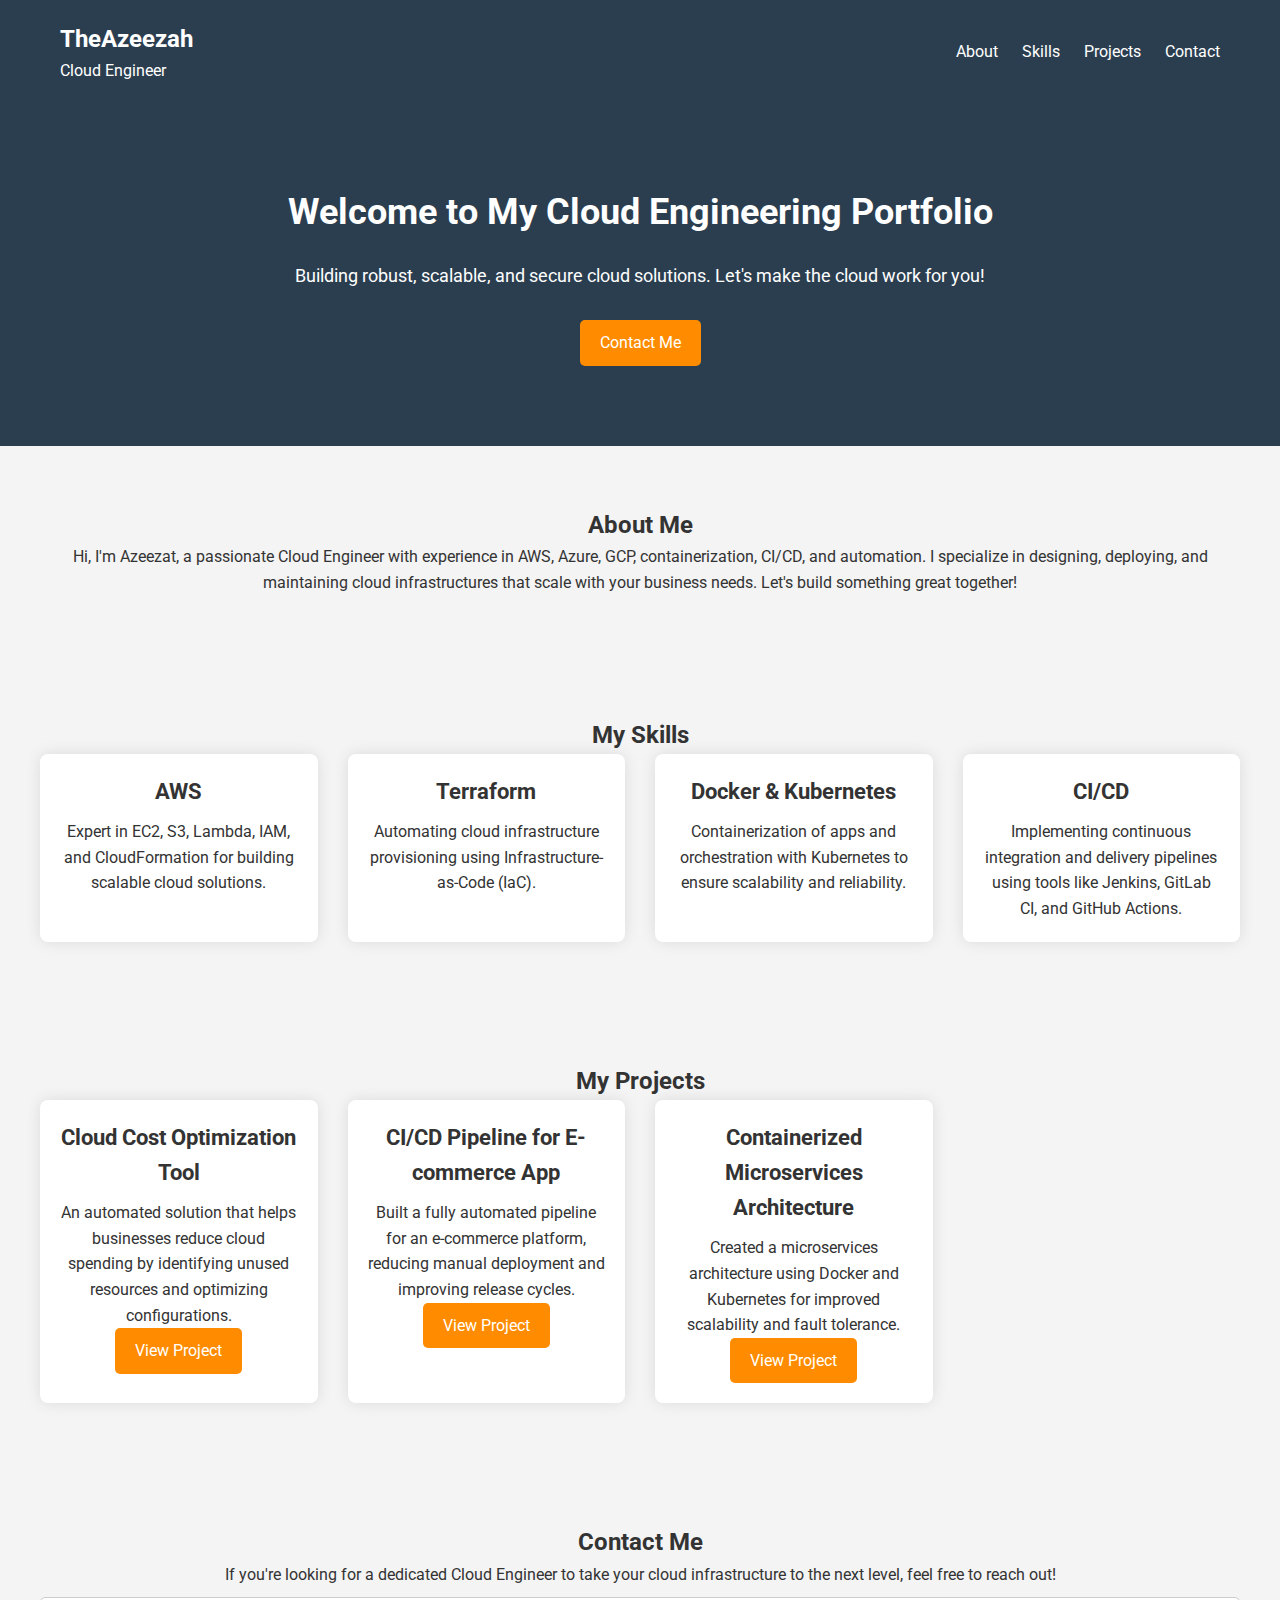
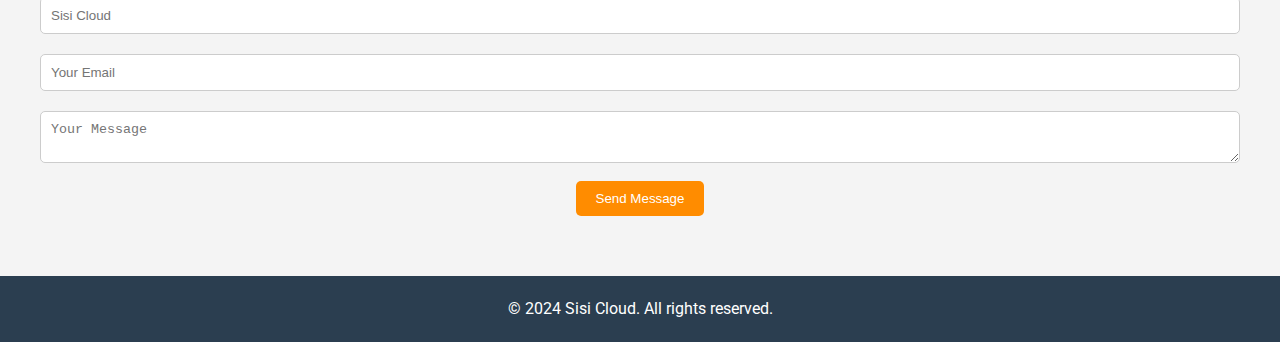
<file: index.html>
<!DOCTYPE html>
<html lang="en">
<head>
    <meta charset="UTF-8">
    <meta name="viewport" content="width=device-width, initial-scale=1.0">
    <meta name="description" content="Cloud Engineer Portfolio - Skills, Projects, and Contact">
    <title>Sisi Cloud - The Cloud Engineer</title>
    <link href="https://fonts.googleapis.com/css2?family=Roboto:wght@400;500;700&family=Poppins:wght@300;400;600&display=swap" rel="stylesheet">
    <link rel="stylesheet" href="styles.css">
</head>
<body>
    <header>
        <div class="navbar">
            <div class="logo">
                <h1>TheAzeezah</h1>
                <p>Cloud Engineer</p>
            </div>
            <nav>
                <ul>
                    <li><a href="#about">About</a></li>
                    <li><a href="#skills">Skills</a></li>
                    <li><a href="#projects">Projects</a></li>
                    <li><a href="#contact">Contact</a></li>
                </ul>
            </nav>
        </div>
    </header>

    <section id="hero">
        <div class="hero-content">
            <h2>Welcome to My Cloud Engineering Portfolio</h2>
            <p>Building robust, scalable, and secure cloud solutions. Let's make the cloud work for you!</p>
            <a href="#contact" class="btn">Contact Me</a>
        </div>
    </section>

    <section id="about">
        <div class="container">
            <h2>About Me</h2>
            <p>Hi, I'm Azeezat, a passionate Cloud Engineer with experience in AWS, Azure, GCP, containerization, CI/CD, and automation. I specialize in designing, deploying, and maintaining cloud infrastructures that scale with your business needs. Let's build something great together!</p>
        </div>
    </section>

    <section id="skills">
        <div class="container">
            <h2>My Skills</h2>
            <div class="skills-grid">
                <div class="skill">
                    <h3>AWS</h3>
                    <p>Expert in EC2, S3, Lambda, IAM, and CloudFormation for building scalable cloud solutions.</p>
                </div>
                <div class="skill">
                    <h3>Terraform</h3>
                    <p>Automating cloud infrastructure provisioning using Infrastructure-as-Code (IaC).</p>
                </div>
                <div class="skill">
                    <h3>Docker & Kubernetes</h3>
                    <p>Containerization of apps and orchestration with Kubernetes to ensure scalability and reliability.</p>
                </div>
                <div class="skill">
                    <h3>CI/CD</h3>
                    <p>Implementing continuous integration and delivery pipelines using tools like Jenkins, GitLab CI, and GitHub Actions.</p>
                </div>
            </div>
        </div>
    </section>

    <section id="projects">
        <div class="container">
            <h2>My Projects</h2>
            <div class="projects-grid">
                <div class="project">
                    <h3>Cloud Cost Optimization Tool</h3>
                    <p>An automated solution that helps businesses reduce cloud spending by identifying unused resources and optimizing configurations.</p>
                    <a href="#" class="btn">View Project</a>
                </div>
                <div class="project">
                    <h3>CI/CD Pipeline for E-commerce App</h3>
                    <p>Built a fully automated pipeline for an e-commerce platform, reducing manual deployment and improving release cycles.</p>
                    <a href="#" class="btn">View Project</a>
                </div>
                <div class="project">
                    <h3>Containerized Microservices Architecture</h3>
                    <p>Created a microservices architecture using Docker and Kubernetes for improved scalability and fault tolerance.</p>
                    <a href="#" class="btn">View Project</a>
                </div>
            </div>
        </div>
    </section>

    <section id="contact">
        <div class="container">
            <h2>Contact Me</h2>
            <p>If you're looking for a dedicated Cloud Engineer to take your cloud infrastructure to the next level, feel free to reach out!</p>
            <form id="contact-form">
                <input type="text" placeholder="Sisi Cloud" required>
                <input type="email" placeholder="Your Email" required>
                <textarea placeholder="Your Message" required></textarea>
                <button type="submit" class="btn">Send Message</button>
            </form>
        </div>
    </section>

    <footer>
        <p>&copy; 2024 Sisi Cloud. All rights reserved.</p>
    </footer>

    <script src="script.js"></script>
</body>
</html>
</file>
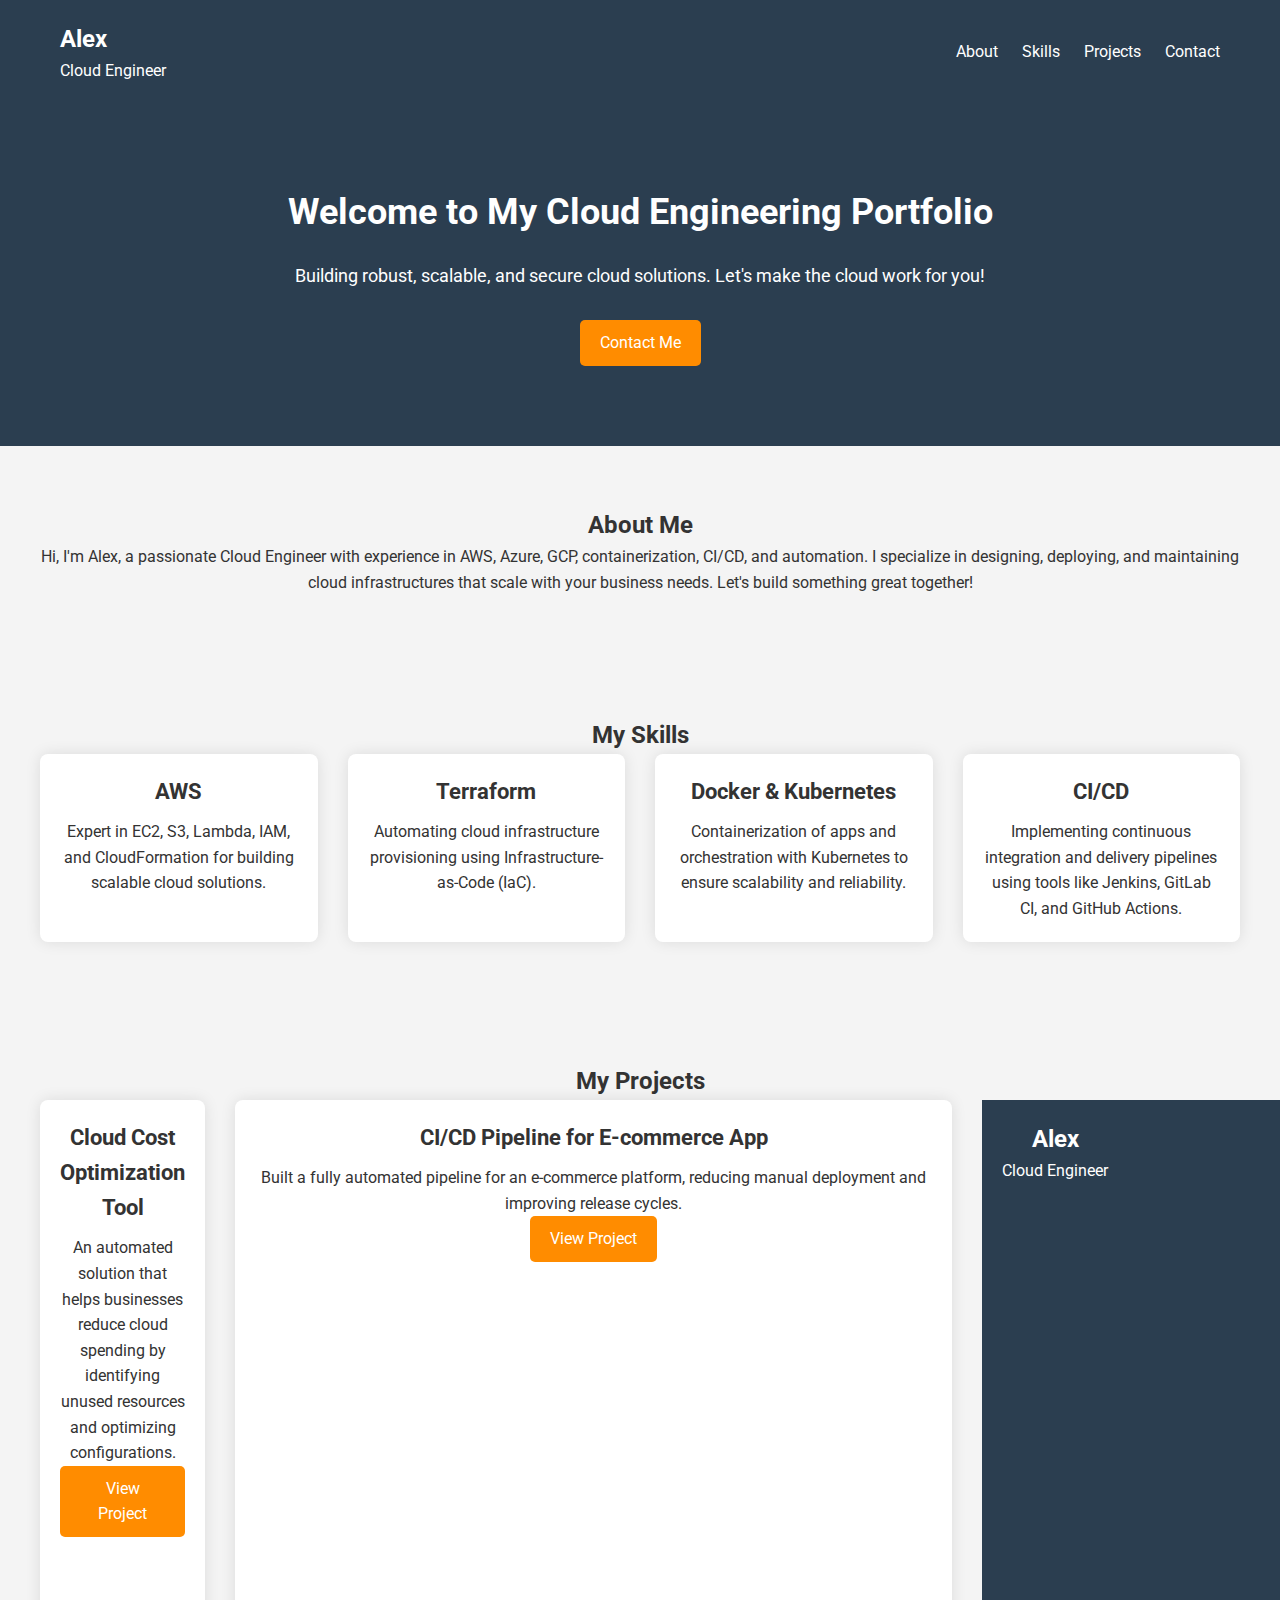
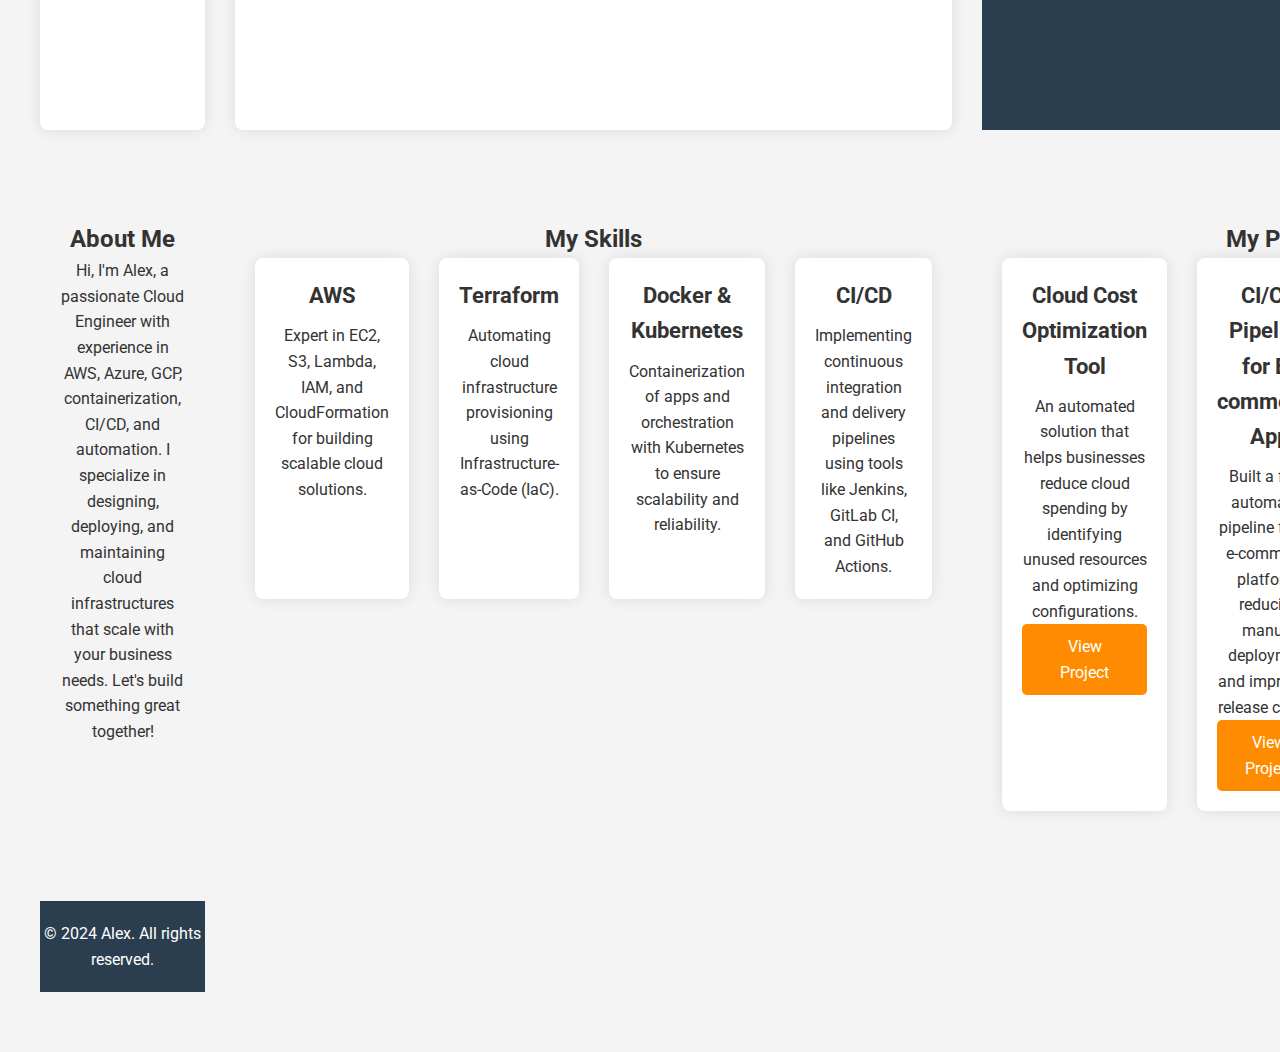
<file: indexnew.html>
<!DOCTYPE html>
<html lang="en">
<head>
    <meta charset="UTF-8">
    <meta name="viewport" content="width=device-width, initial-scale=1.0">
    <meta name="description" content="Cloud Engineer Portfolio - Skills, Projects, and Contact">
    <title>Alex - The Cloud Engineer</title>
    <link href="https://fonts.googleapis.com/css2?family=Roboto:wght@400;500;700&family=Poppins:wght@300;400;600&display=swap" rel="stylesheet">
    <link rel="stylesheet" href="styles.css">
</head>
<body>
    <header>
        <div class="navbar">
            <div class="logo">
                <h1>Alex</h1>
                <p>Cloud Engineer</p>
            </div>
            <nav>
                <ul>
                    <li><a href="#about">About</a></li>
                    <li><a href="#skills">Skills</a></li>
                    <li><a href="#projects">Projects</a></li>
                    <li><a href="#contact">Contact</a></li>
                </ul>
            </nav>
        </div>
    </header>

    <section id="hero">
        <div class="hero-content">
            <h2>Welcome to My Cloud Engineering Portfolio</h2>
            <p>Building robust, scalable, and secure cloud solutions. Let's make the cloud work for you!</p>
            <a href="#contact" class="btn">Contact Me</a>
        </div>
    </section>

    <section id="about">
        <div class="container">
            <h2>About Me</h2>
            <p>Hi, I'm Alex, a passionate Cloud Engineer with experience in AWS, Azure, GCP, containerization, CI/CD, and automation. I specialize in designing, deploying, and maintaining cloud infrastructures that scale with your business needs. Let's build something great together!</p>
        </div>
    </section>

    <section id="skills">
        <div class="container">
            <h2>My Skills</h2>
            <div class="skills-grid">
                <div class="skill">
                    <h3>AWS</h3>
                    <p>Expert in EC2, S3, Lambda, IAM, and CloudFormation for building scalable cloud solutions.</p>
                </div>
                <div class="skill">
                    <h3>Terraform</h3>
                    <p>Automating cloud infrastructure provisioning using Infrastructure-as-Code (IaC).</p>
                </div>
                <div class="skill">
                    <h3>Docker & Kubernetes</h3>
                    <p>Containerization of apps and orchestration with Kubernetes to ensure scalability and reliability.</p>
                </div>
                <div class="skill">
                    <h3>CI/CD</h3>
                    <p>Implementing continuous integration and delivery pipelines using tools like Jenkins, GitLab CI, and GitHub Actions.</p>
                </div>
            </div>
        </div>
    </section>

    <section id="projects">
        <div class="container">
            <h2>My Projects</h2>
            <div class="projects-grid">
                <div class="project">
                    <h3>Cloud Cost Optimization Tool</h3>
                    <p>An automated solution that helps businesses reduce cloud spending by identifying unused resources and optimizing configurations.</p>
                    <a href="#" class="btn">View Project</a>
                </div>
                <div class="project">
                    <h3>CI/CD Pipeline for E-commerce App</h3>
                    <p>Built a fully automated pipeline for an e-commerce platform, reducing manual deployment and improving release cycles.</p>
                    <a href="#" class="btn">View Project</a>
                </div>
<!DOCTYPE html>
<html lang="en">
<head>
    <meta charset="UTF-8">
    <meta name="viewport" content="width=device-width, initial-scale=1.0">
    <meta name="description" content="Cloud Engineer Portfolio - Skills, Projects, and Contact">
    <title>Alex - The Cloud Engineer</title>
    <link href="https://fonts.googleapis.com/css2?family=Roboto:wght@400;500;700&family=Poppins:wght@300;400;600&display=swap" rel="stylesheet">
    <link rel="stylesheet" href="styles.css">
</head>
<body>
    <header>
        <div class="navbar">
            <div class="logo">
                <h1>Alex</h1>
                <p>Cloud Engineer</p>
            </div>
            <nav>
                <ul>
                    <li><a href="#about">About</a></li>
                    <li><a href="#skills">Skills</a></li>
                    <li><a href="#projects">Projects</a></li>
                    <li><a href="#contact">Contact</a></li>
                </ul>
            </nav>
        </div>
    </header>

    <section id="hero">
        <div class="hero-content">
            <h2>Welcome to My Cloud Engineering Portfolio</h2>
            <p>Building robust, scalable, and secure cloud solutions. Let's make the cloud work for you!</p>
            <a href="#contact" class="btn">Contact Me</a>
        </div>
    </section>

    <section id="about">
        <div class="container">
            <h2>About Me</h2>
            <p>Hi, I'm Alex, a passionate Cloud Engineer with experience in AWS, Azure, GCP, containerization, CI/CD, and automation. I specialize in designing, deploying, and maintaining cloud infrastructures that scale with your business needs. Let's build something great together!</p>
        </div>
    </section>

    <section id="skills">
        <div class="container">
            <h2>My Skills</h2>
            <div class="skills-grid">
                <div class="skill">
                    <h3>AWS</h3>
                    <p>Expert in EC2, S3, Lambda, IAM, and CloudFormation for building scalable cloud solutions.</p>
                </div>
                <div class="skill">
                    <h3>Terraform</h3>
                    <p>Automating cloud infrastructure provisioning using Infrastructure-as-Code (IaC).</p>
                </div>
                <div class="skill">
                    <h3>Docker & Kubernetes</h3>
                    <p>Containerization of apps and orchestration with Kubernetes to ensure scalability and reliability.</p>
                </div>
                <div class="skill">
                    <h3>CI/CD</h3>
                    <p>Implementing continuous integration and delivery pipelines using tools like Jenkins, GitLab CI, and GitHub Actions.</p>
                </div>
            </div>
        </div>
    </section>

    <section id="projects">
        <div class="container">
            <h2>My Projects</h2>
            <div class="projects-grid">
                <div class="project">
                    <h3>Cloud Cost Optimization Tool</h3>
                    <p>An automated solution that helps businesses reduce cloud spending by identifying unused resources and optimizing configurations.</p>
                    <a href="#" class="btn">View Project</a>
                </div>
                <div class="project">
                    <h3>CI/CD Pipeline for E-commerce App</h3>
                    <p>Built a fully automated pipeline for an e-commerce platform, reducing manual deployment and improving release cycles.</p>
                    <a href="#" class="btn">View Project</a>
                </div>
                <div class="project">
                    <h3>Containerized Microservices Architecture</h3>
                    <p>Created a microservices architecture using Docker and Kubernetes for improved scalability and fault tolerance.</p>
                    <a href="#" class="btn">View Project</a>
                </div>
            </div>
        </div>
    </section>

    <section id="contact">
        <div class="container">
            <h2>Contact Me</h2>
            <p>If you're looking for a dedicated Cloud Engineer to take your cloud infrastructure to the next level, feel free to reach out!</p>
            <form id="contact-form">
                <input type="text" placeholder="Alex" required>
                <input type="email" placeholder="Your Email" required>
                <textarea placeholder="Your Message" required></textarea>
                <button type="submit" class="btn">Send Message</button>
            </form>
        </div>
    </section>

    <footer>
        <p>&copy; 2024 Alex. All rights reserved.</p>
    </footer>

    <script src="script.js"></script>
</body>
</html>
</file>
<file: styles.css>
*{
    margin: 0;
    padding: 0;
    box-sizing: border-box;
}

body {
    font-family: 'Roboto', sans;
    line-height: 1.6;
    color: #333;
    background-color: #f4f4f4;
}

header {
    background-color: #2b3e50;
    color: white;
    padding: 20px 0;
}

.navbar {
    display: flex;
    justify-content: space-between;
    align-items: center;
    max-width: 1200px;
    margin: 0 auto;
    padding: 0 20px;
}

.navbar .logo h1 {
    font-size: 24px;
}

.navbar nav ul {
    list-style: none;
}

.navbar nav ul li {
    display: inline;
    margin-left: 20px;
}

.navbar nav ul li a {
    color: white;
    text-decoration: none;
    font-size: 16px;
}

#hero {
    background-color: #2b3e50;
    color: white;
    padding: 80px 0;
    text-align: center;
}

#hero h2 {
    font-size: 36px;
    margin-bottom: 20px;
}

#hero p {
    font-size: 18px;
    margin-bottom: 30px;
}

#hero .btn {
    background-color: #ff8c00;
    color: white;
    padding: 10px 20px;
    text-decoration: none;
    border-radius: 5px;
}

#about, #skills, #projects, #contact {
    padding: 60px 20px;
    text-align: center;
}

.container {
    max-width: 1200px;
    margin: 0 auto;
}

.skills-grid, .projects-grid {
    display: grid;
    grid-template-columns: 1fr 1fr 1fr 1fr;
    gap: 30px;
    align-self: center;
}

.skill, .project {
    background-color: #fff;
    padding: 20px;
    border-radius: 8px;
    box-shadow: 0 0 15px rgba(0, 0, 0, 0.1);
}

.skill h3, .project h3 {
    font-size: 22px;
    margin-bottom: 10px;
}

.btn {
    background-color: #ff8c00;
    color: white;
    padding: 10px 20px;
    text-decoration: none;
    border-radius: 5px;
    display: inline-block;
}

form input, form textarea {
    width: 100%;
    padding: 10px;
    margin: 10px 0;
    border: 1px solid #ccc;
    border-radius: 5px;
}

form button {
    background-color: #ff8c00;
    color: white;
    padding: 12px 20px;
    border: none;
    border-radius: 5px;
}

footer {
    background-color: #2b3e50;
    color: white;
    text-align: center;
    padding: 20px 0;
}

@media (max-width: 768px) {
    .skills-grid, .projects-grid {
        grid-template-columns: 1fr 1fr;
    }
}
</file>
